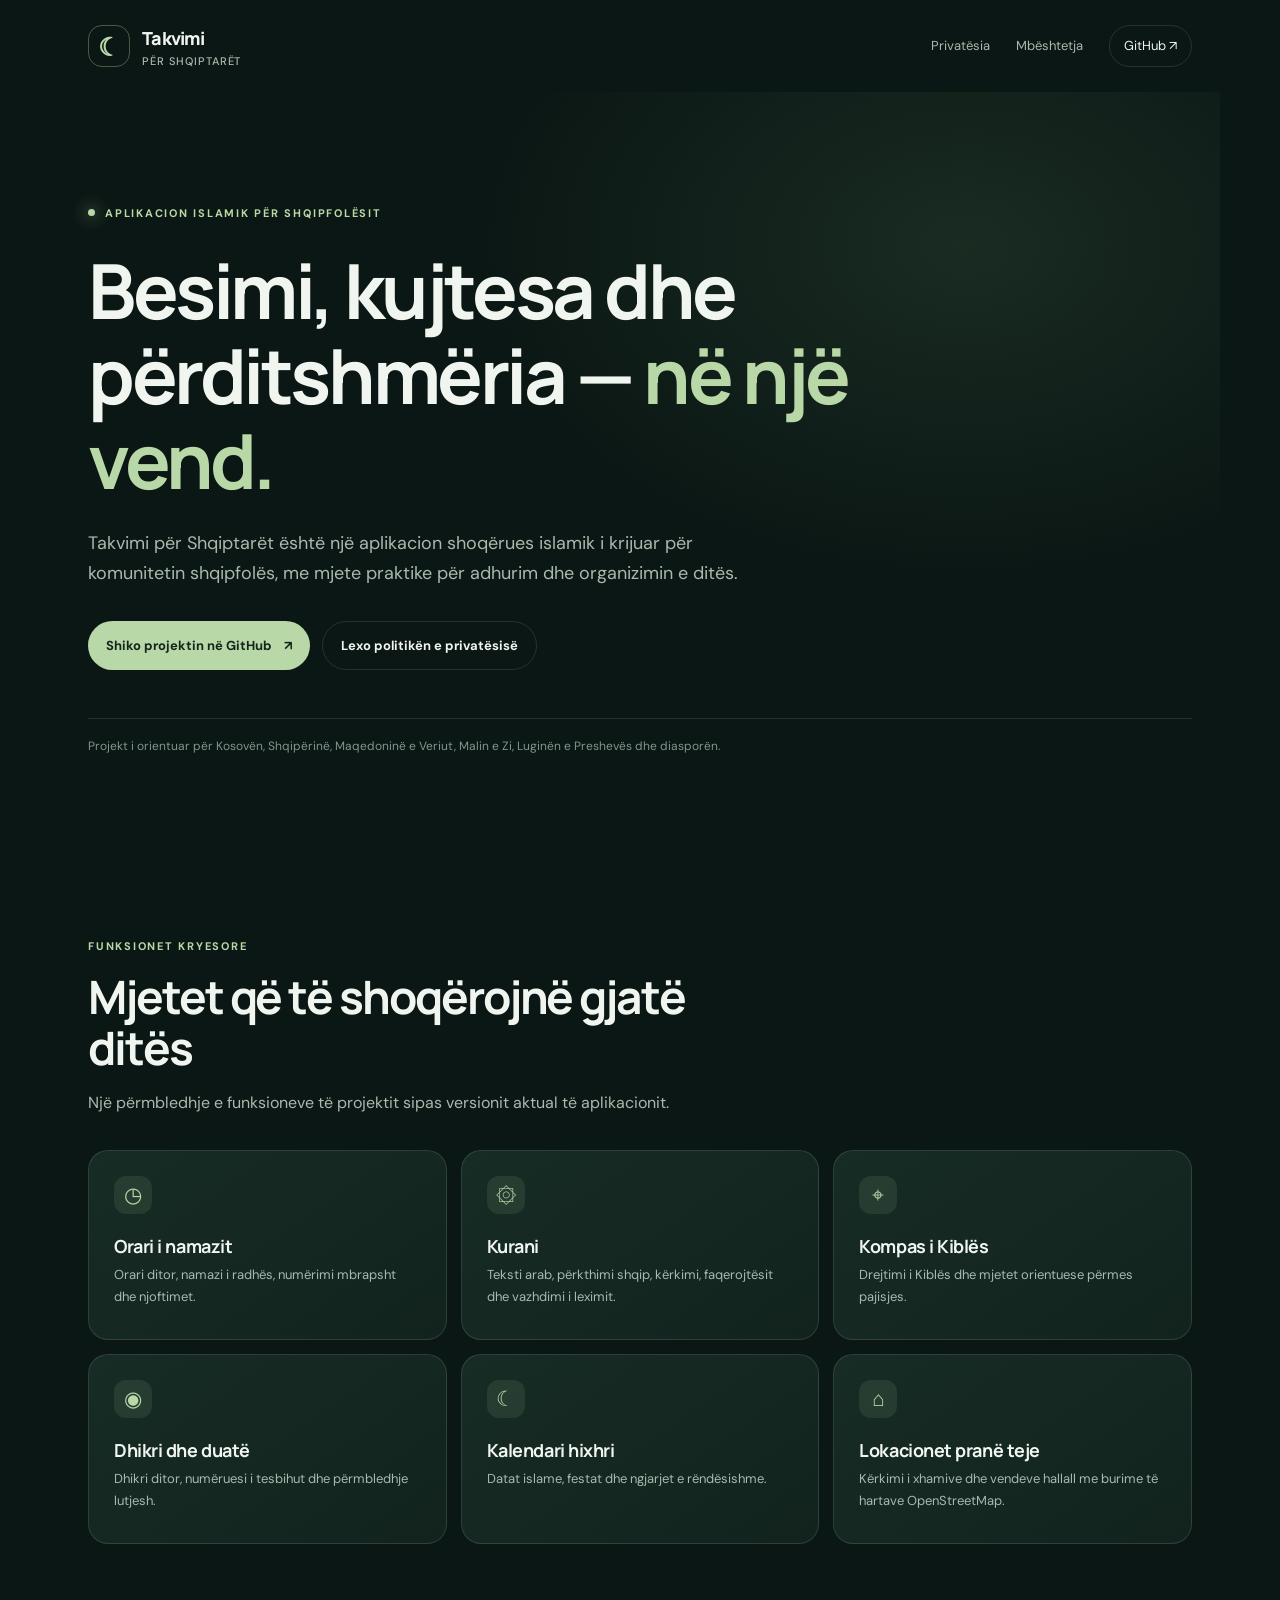
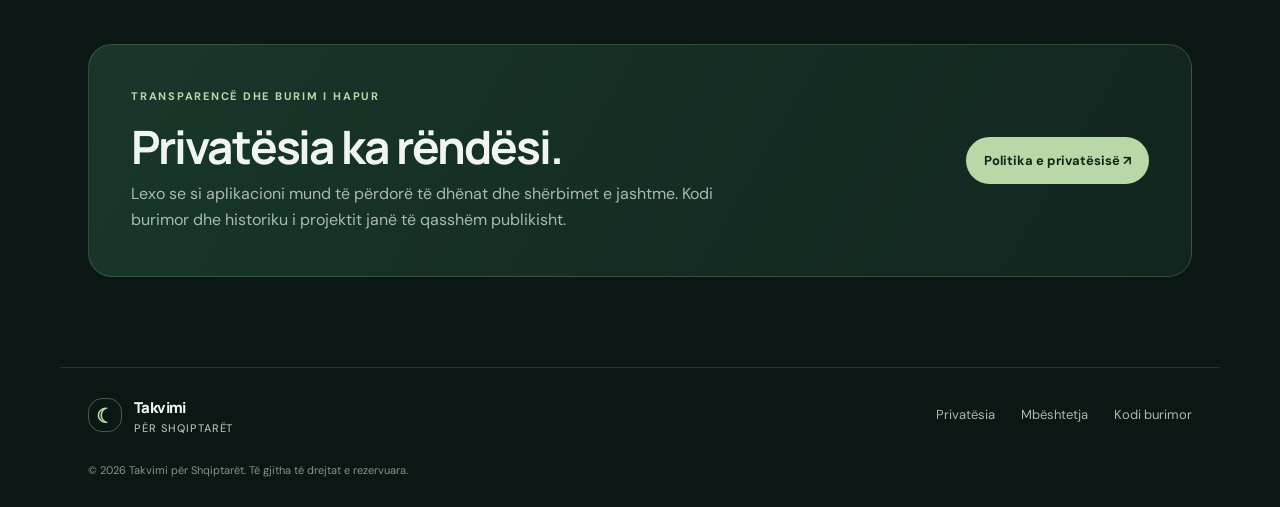
<file: docs/index.html>
<!doctype html>
<html lang="sq">
<head>
  <meta charset="utf-8">
  <meta name="viewport" content="width=device-width, initial-scale=1">
  <meta name="theme-color" content="#102b25">
  <meta name="description" content="Takvimi për Shqiptarët — aplikacion islamik për oraret e namazit, Kuranin, Kiblën, dhikrin dhe kalendarin hixhri.">
  <title>Takvimi për Shqiptarët — Faqja zyrtare</title>
  <link rel="stylesheet" href="./assets/style.css">
</head>
<body>
  <header class="site-header">
    <a class="brand" href="./" aria-label="Takvimi për Shqiptarët, faqja kryesore">
      <span class="brand-mark" aria-hidden="true">☾</span>
      <span>Takvimi <small>për Shqiptarët</small></span>
    </a>
    <nav aria-label="Navigimi kryesor">
      <a href="./privacy-policy/">Privatësia</a>
      <a href="./support/">Mbështetja</a>
      <a class="nav-cta" href="https://github.com/SokolSaitiAlb/takvimi-per-shqiptaret">GitHub ↗</a>
    </nav>
  </header>

  <main>
    <section class="hero">
      <div class="eyebrow"><span></span> Aplikacion islamik për shqipfolësit</div>
      <h1>Besimi, kujtesa dhe përditshmëria — <em>në një vend.</em></h1>
      <p class="hero-copy">Takvimi për Shqiptarët është një aplikacion shoqërues islamik i krijuar për komunitetin shqipfolës, me mjete praktike për adhurim dhe organizimin e ditës.</p>
      <div class="hero-actions">
        <a class="button button-primary" href="https://github.com/SokolSaitiAlb/takvimi-per-shqiptaret">Shiko projektin në GitHub <span>↗</span></a>
        <a class="button button-secondary" href="./privacy-policy/">Lexo politikën e privatësisë</a>
      </div>
      <div class="hero-note">Projekt i orientuar për Kosovën, Shqipërinë, Maqedoninë e Veriut, Malin e Zi, Luginën e Preshevës dhe diasporën.</div>
    </section>

    <section class="section">
      <div class="section-heading">
        <div class="eyebrow">Funksionet kryesore</div>
        <h2>Mjetet që të shoqërojnë gjatë ditës</h2>
        <p>Një përmbledhje e funksioneve të projektit sipas versionit aktual të aplikacionit.</p>
      </div>
      <div class="feature-grid">
        <article class="feature-card"><span class="feature-icon">◷</span><h3>Orari i namazit</h3><p>Orari ditor, namazi i radhës, numërimi mbrapsht dhe njoftimet.</p></article>
        <article class="feature-card"><span class="feature-icon">۞</span><h3>Kurani</h3><p>Teksti arab, përkthimi shqip, kërkimi, faqerojtësit dhe vazhdimi i leximit.</p></article>
        <article class="feature-card"><span class="feature-icon">⌖</span><h3>Kompas i Kiblës</h3><p>Drejtimi i Kiblës dhe mjetet orientuese përmes pajisjes.</p></article>
        <article class="feature-card"><span class="feature-icon">◉</span><h3>Dhikri dhe duatë</h3><p>Dhikri ditor, numëruesi i tesbihut dhe përmbledhje lutjesh.</p></article>
        <article class="feature-card"><span class="feature-icon">☾</span><h3>Kalendari hixhri</h3><p>Datat islame, festat dhe ngjarjet e rëndësishme.</p></article>
        <article class="feature-card"><span class="feature-icon">⌂</span><h3>Lokacionet pranë teje</h3><p>Kërkimi i xhamive dhe vendeve hallall me burime të hartave OpenStreetMap.</p></article>
      </div>
    </section>

    <section class="callout">
      <div><div class="eyebrow">Transparencë dhe burim i hapur</div><h2>Privatësia ka rëndësi.</h2><p>Lexo se si aplikacioni mund të përdorë të dhënat dhe shërbimet e jashtme. Kodi burimor dhe historiku i projektit janë të qasshëm publikisht.</p></div>
      <a class="button button-light" href="./privacy-policy/">Politika e privatësisë ↗</a>
    </section>
  </main>

  <footer class="site-footer">
    <a class="brand footer-brand" href="./"><span class="brand-mark">☾</span><span>Takvimi <small>për Shqiptarët</small></span></a>
    <div class="footer-links"><a href="./privacy-policy/">Privatësia</a><a href="./support/">Mbështetja</a><a href="https://github.com/SokolSaitiAlb/takvimi-per-shqiptaret">Kodi burimor</a></div>
    <p>© 2026 Takvimi për Shqiptarët. Të gjitha të drejtat e rezervuara.</p>
  </footer>
</body>
</html>
</file>
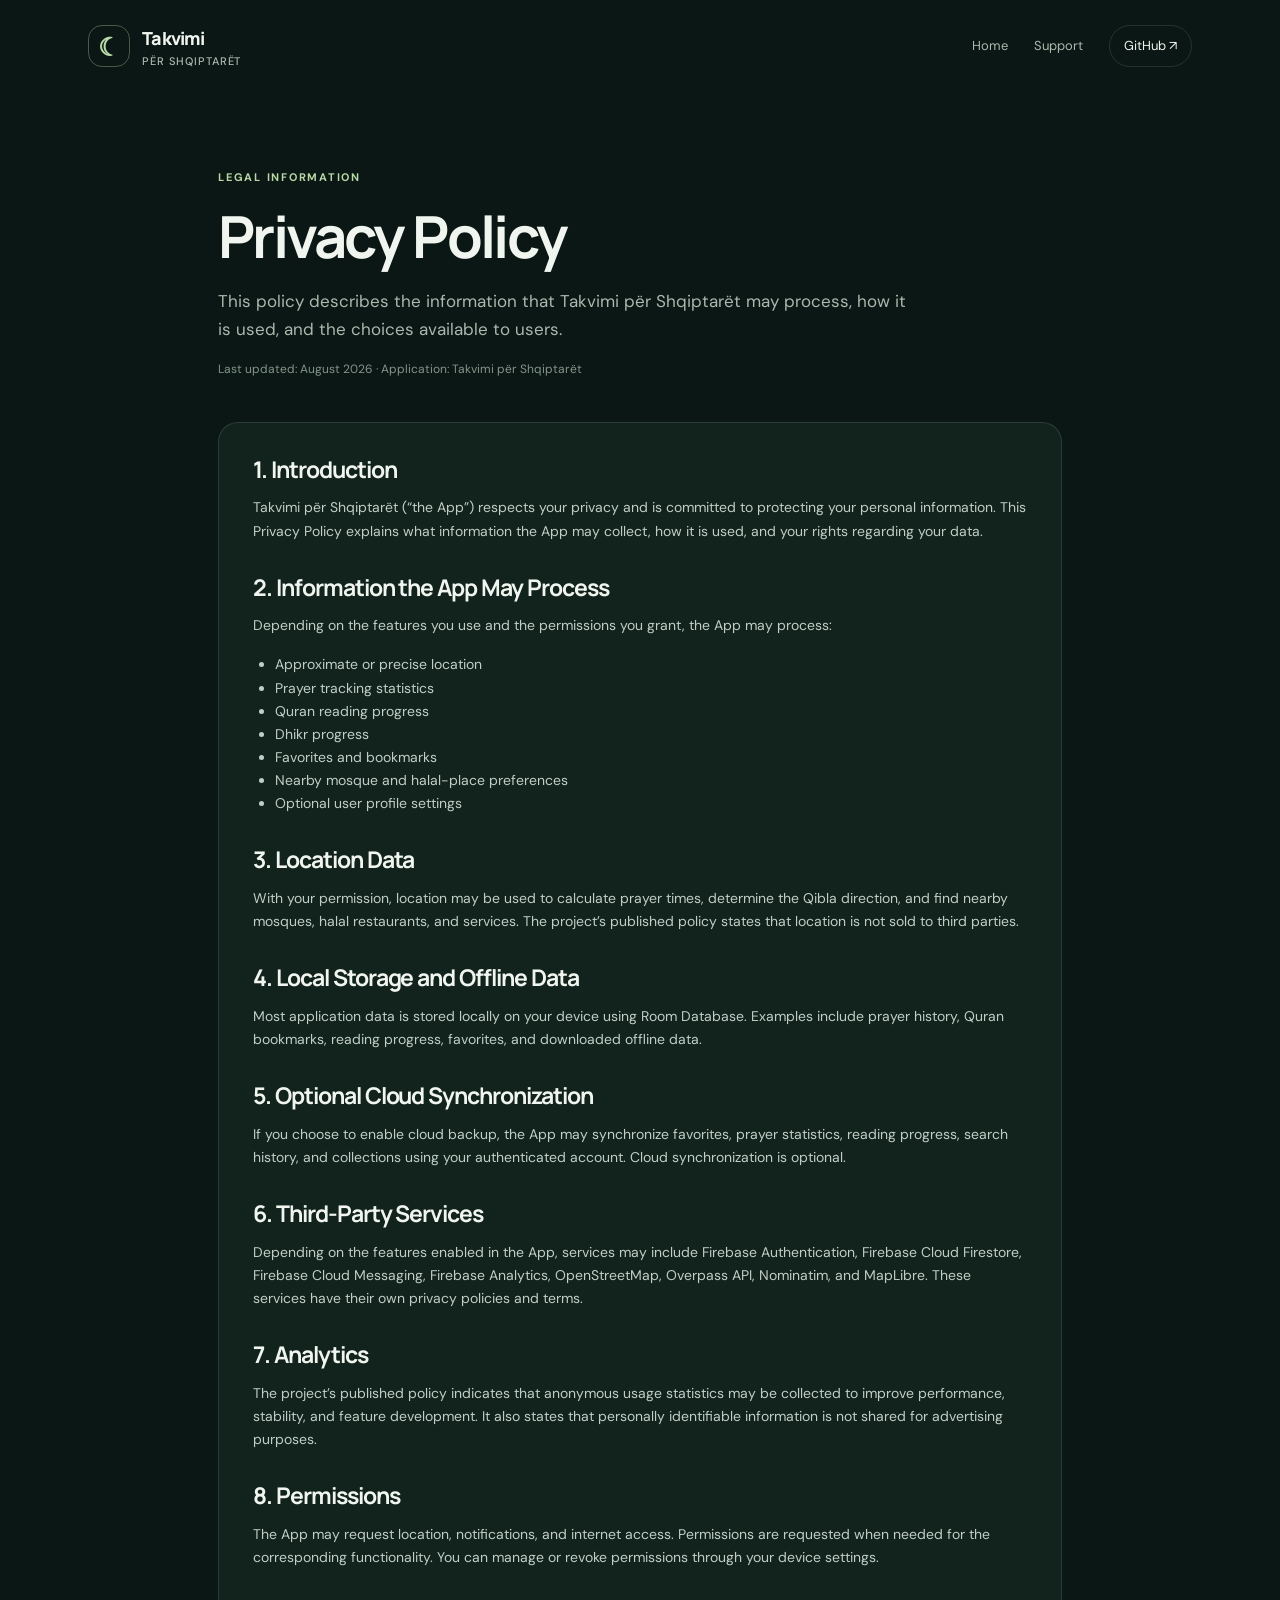
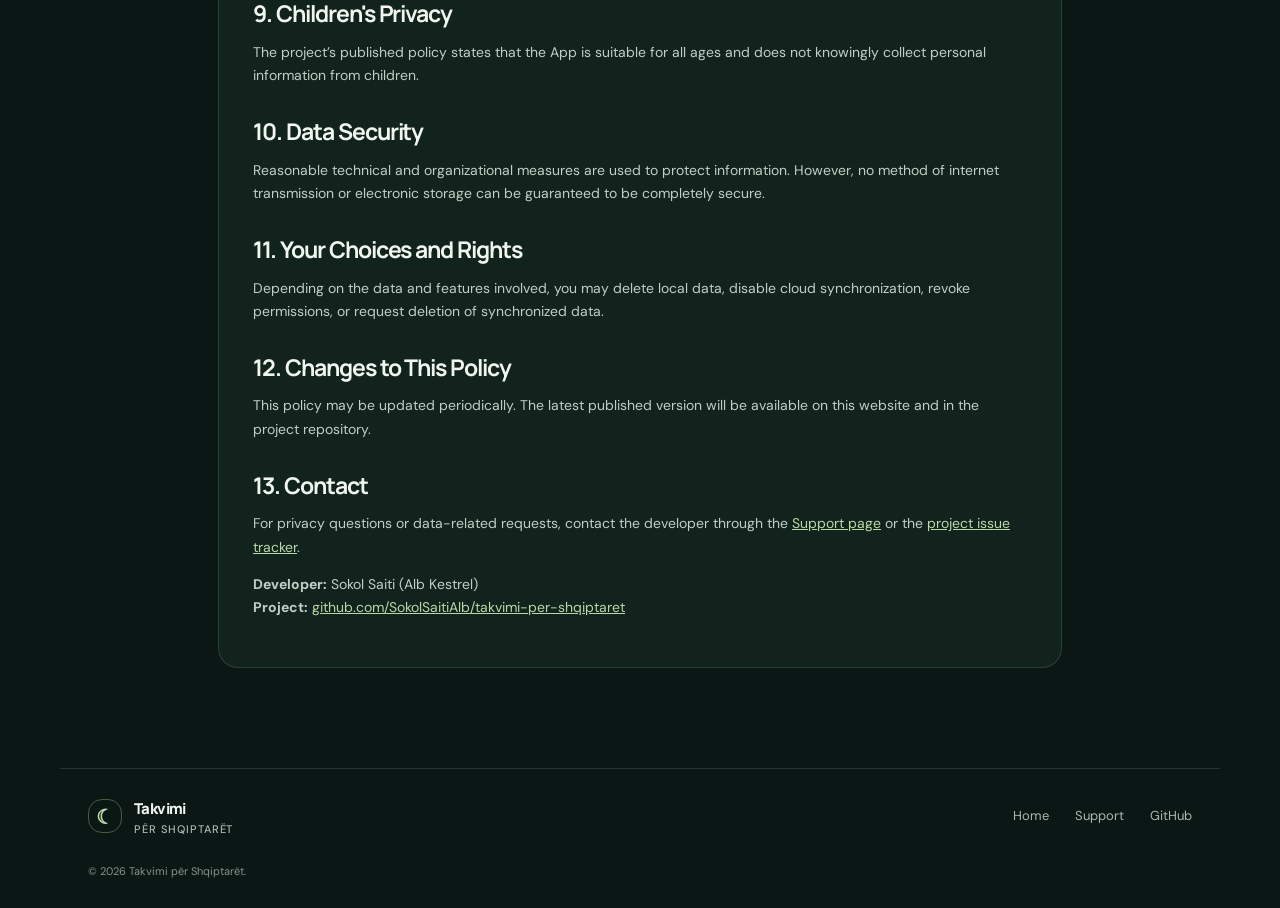
<file: docs/privacy-policy/index.html>
<!doctype html>
<html lang="en">
<head>
  <meta charset="utf-8">
  <meta name="viewport" content="width=device-width, initial-scale=1">
  <meta name="theme-color" content="#102b25">
  <meta name="description" content="Privacy Policy for Takvimi për Shqiptarët.">
  <title>Privacy Policy — Takvimi për Shqiptarët</title>
  <link rel="stylesheet" href="../assets/style.css">
</head>
<body>
  <header class="site-header">
    <a class="brand" href="../"><span class="brand-mark">☾</span><span>Takvimi <small>për Shqiptarët</small></span></a>
    <nav aria-label="Main navigation"><a href="../">Home</a><a href="../support/">Support</a><a class="nav-cta" href="https://github.com/SokolSaitiAlb/takvimi-per-shqiptaret">GitHub ↗</a></nav>
  </header>
  <main class="page-main">
    <div class="eyebrow">Legal information</div>
    <h1>Privacy Policy</h1>
    <p class="page-intro">This policy describes the information that Takvimi për Shqiptarët may process, how it is used, and the choices available to users.</p>
    <p class="meta">Last updated: August 2026 · Application: Takvimi për Shqiptarët</p>
    <article class="prose">
      <h2>1. Introduction</h2>
      <p>Takvimi për Shqiptarët (“the App”) respects your privacy and is committed to protecting your personal information. This Privacy Policy explains what information the App may collect, how it is used, and your rights regarding your data.</p>

      <h2>2. Information the App May Process</h2>
      <p>Depending on the features you use and the permissions you grant, the App may process:</p>
      <ul><li>Approximate or precise location</li><li>Prayer tracking statistics</li><li>Quran reading progress</li><li>Dhikr progress</li><li>Favorites and bookmarks</li><li>Nearby mosque and halal-place preferences</li><li>Optional user profile settings</li></ul>

      <h2>3. Location Data</h2>
      <p>With your permission, location may be used to calculate prayer times, determine the Qibla direction, and find nearby mosques, halal restaurants, and services. The project’s published policy states that location is not sold to third parties.</p>

      <h2>4. Local Storage and Offline Data</h2>
      <p>Most application data is stored locally on your device using Room Database. Examples include prayer history, Quran bookmarks, reading progress, favorites, and downloaded offline data.</p>

      <h2>5. Optional Cloud Synchronization</h2>
      <p>If you choose to enable cloud backup, the App may synchronize favorites, prayer statistics, reading progress, search history, and collections using your authenticated account. Cloud synchronization is optional.</p>

      <h2>6. Third-Party Services</h2>
      <p>Depending on the features enabled in the App, services may include Firebase Authentication, Firebase Cloud Firestore, Firebase Cloud Messaging, Firebase Analytics, OpenStreetMap, Overpass API, Nominatim, and MapLibre. These services have their own privacy policies and terms.</p>

      <h2>7. Analytics</h2>
      <p>The project’s published policy indicates that anonymous usage statistics may be collected to improve performance, stability, and feature development. It also states that personally identifiable information is not shared for advertising purposes.</p>

      <h2>8. Permissions</h2>
      <p>The App may request location, notifications, and internet access. Permissions are requested when needed for the corresponding functionality. You can manage or revoke permissions through your device settings.</p>

      <h2>9. Children's Privacy</h2>
      <p>The project’s published policy states that the App is suitable for all ages and does not knowingly collect personal information from children.</p>

      <h2>10. Data Security</h2>
      <p>Reasonable technical and organizational measures are used to protect information. However, no method of internet transmission or electronic storage can be guaranteed to be completely secure.</p>

      <h2>11. Your Choices and Rights</h2>
      <p>Depending on the data and features involved, you may delete local data, disable cloud synchronization, revoke permissions, or request deletion of synchronized data.</p>

      <h2>12. Changes to This Policy</h2>
      <p>This policy may be updated periodically. The latest published version will be available on this website and in the project repository.</p>

      <h2>13. Contact</h2>
      <p>For privacy questions or data-related requests, contact the developer through the <a href="../support/">Support page</a> or the <a href="https://github.com/SokolSaitiAlb/takvimi-per-shqiptaret/issues">project issue tracker</a>.</p>
      <p><strong>Developer:</strong> Sokol Saiti (Alb Kestrel)<br><strong>Project:</strong> <a href="https://github.com/SokolSaitiAlb/takvimi-per-shqiptaret">github.com/SokolSaitiAlb/takvimi-per-shqiptaret</a></p>
    </article>
  </main>
  <footer class="site-footer"><a class="brand footer-brand" href="../"><span class="brand-mark">☾</span><span>Takvimi <small>për Shqiptarët</small></span></a><div class="footer-links"><a href="../">Home</a><a href="../support/">Support</a><a href="https://github.com/SokolSaitiAlb/takvimi-per-shqiptaret">GitHub</a></div><p>© 2026 Takvimi për Shqiptarët.</p></footer>
</body>
</html>
</file>
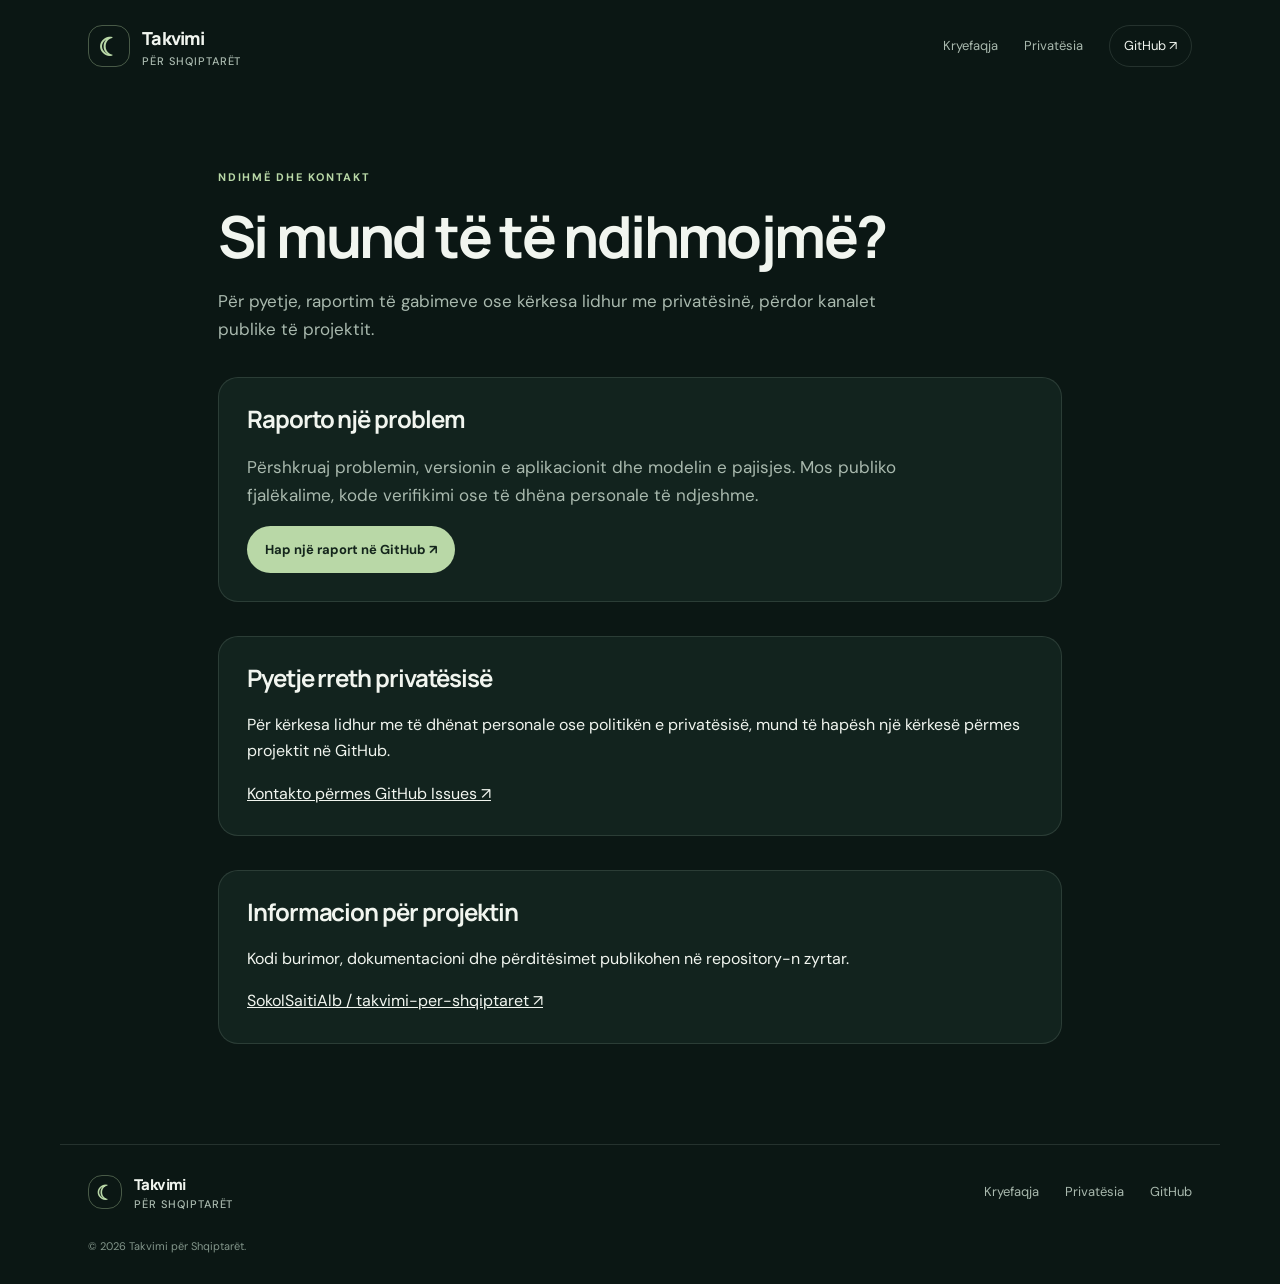
<file: docs/support/index.html>
<!doctype html>
<html lang="sq">
<head>
  <meta charset="utf-8">
  <meta name="viewport" content="width=device-width, initial-scale=1">
  <meta name="theme-color" content="#102b25">
  <meta name="description" content="Mbështetja dhe raportimi i problemeve për Takvimi për Shqiptarët.">
  <title>Mbështetja — Takvimi për Shqiptarët</title>
  <link rel="stylesheet" href="../assets/style.css">
</head>
<body>
  <header class="site-header">
    <a class="brand" href="../"><span class="brand-mark">☾</span><span>Takvimi <small>për Shqiptarët</small></span></a>
    <nav aria-label="Navigimi kryesor"><a href="../">Kryefaqja</a><a href="../privacy-policy/">Privatësia</a><a class="nav-cta" href="https://github.com/SokolSaitiAlb/takvimi-per-shqiptaret">GitHub ↗</a></nav>
  </header>
  <main class="page-main">
    <div class="eyebrow">Ndihmë dhe kontakt</div>
    <h1>Si mund të të ndihmojmë?</h1>
    <p class="page-intro">Për pyetje, raportim të gabimeve ose kërkesa lidhur me privatësinë, përdor kanalet publike të projektit.</p>
    <section class="support-card">
      <h2>Raporto një problem</h2>
      <p class="page-intro">Përshkruaj problemin, versionin e aplikacionit dhe modelin e pajisjes. Mos publiko fjalëkalime, kode verifikimi ose të dhëna personale të ndjeshme.</p>
      <a class="button button-primary" href="https://github.com/SokolSaitiAlb/takvimi-per-shqiptaret/issues">Hap një raport në GitHub ↗</a>
    </section>
    <section class="support-card">
      <h2>Pyetje rreth privatësisë</h2>
      <p>Për kërkesa lidhur me të dhënat personale ose politikën e privatësisë, mund të hapësh një kërkesë përmes projektit në GitHub.</p>
      <a href="https://github.com/SokolSaitiAlb/takvimi-per-shqiptaret/issues">Kontakto përmes GitHub Issues ↗</a>
    </section>
    <section class="support-card">
      <h2>Informacion për projektin</h2>
      <p>Kodi burimor, dokumentacioni dhe përditësimet publikohen në repository-n zyrtar.</p>
      <a href="https://github.com/SokolSaitiAlb/takvimi-per-shqiptaret">SokolSaitiAlb / takvimi-per-shqiptaret ↗</a>
    </section>
  </main>
  <footer class="site-footer"><a class="brand footer-brand" href="../"><span class="brand-mark">☾</span><span>Takvimi <small>për Shqiptarët</small></span></a><div class="footer-links"><a href="../">Kryefaqja</a><a href="../privacy-policy/">Privatësia</a><a href="https://github.com/SokolSaitiAlb/takvimi-per-shqiptaret">GitHub</a></div><p>© 2026 Takvimi për Shqiptarët.</p></footer>
</body>
</html>
</file>
<file: docs/assets/style.css>
@import url('https://fonts.googleapis.com/css2?family=DM+Sans:wght@400;500;600;700&family=Manrope:wght@400;500;600;700;800&display=swap');
:root{color-scheme:dark;--bg:#0b1714;--surface:#12231e;--surface2:#172c25;--text:#f1f5ef;--muted:#a9b9ae;--line:rgba(220,240,226,.12);--accent:#b9d8a7;--accent-dark:#173a2c}
*{box-sizing:border-box}
html{scroll-behavior:smooth}
body{margin:0;background:var(--bg);color:var(--text);font-family:"DM Sans",sans-serif;line-height:1.65}
a{color:inherit}
.site-header{max-width:1160px;margin:auto;padding:24px 28px;display:flex;align-items:center;justify-content:space-between;gap:24px}
.brand{display:inline-flex;align-items:center;gap:12px;text-decoration:none;font-family:Manrope,sans-serif;font-weight:800;letter-spacing:-.04em;font-size:18px}
.brand small{display:block;color:var(--muted);font:500 11px "DM Sans",sans-serif;letter-spacing:.08em;text-transform:uppercase}
.brand-mark{display:grid;place-items:center;width:42px;height:42px;border:1px solid rgba(185,216,167,.35);border-radius:14px;color:var(--accent);font-size:25px}
nav,.footer-links{display:flex;align-items:center;gap:26px}
nav a,.footer-links a{color:var(--muted);font-size:13px;text-decoration:none}
nav a:hover,.footer-links a:hover{color:var(--text)}
nav .nav-cta{padding:9px 14px;border:1px solid var(--line);border-radius:999px;color:var(--text)}
.hero{max-width:1160px;margin:0 auto;padding:112px 28px 104px;background:radial-gradient(ellipse at 78% 20%,rgba(96,145,102,.17),transparent 38%)}
.eyebrow{display:flex;align-items:center;gap:10px;color:var(--accent);font-size:11px;font-weight:700;letter-spacing:.16em;text-transform:uppercase}
.eyebrow span{width:7px;height:7px;border-radius:50%;background:var(--accent);box-shadow:0 0 16px var(--accent)}
h1,h2,h3{font-family:Manrope,sans-serif;line-height:1.12;letter-spacing:-.045em}
h1{max-width:820px;margin:26px 0;font-size:clamp(42px,7vw,76px);font-weight:700}
h1 em{color:var(--accent);font-style:normal}
.hero-copy{max-width:660px;color:var(--muted);font-size:18px}
.hero-actions{display:flex;flex-wrap:wrap;gap:12px;margin-top:32px}
.button{display:inline-flex;align-items:center;gap:12px;padding:13px 18px;border-radius:999px;text-decoration:none;font-size:13px;font-weight:700;transition:transform .2s,background .2s}
.button:hover{transform:translateY(-2px)}
.button-primary{background:var(--accent);color:#14251c}
.button-secondary{border:1px solid var(--line);color:var(--text)}
.hero-note{margin-top:48px;padding-top:18px;border-top:1px solid var(--line);color:#82958a;font-size:12px}
.section{max-width:1160px;margin:auto;padding:76px 28px 100px}
.section-heading{max-width:620px;margin-bottom:34px}
.section-heading h2,.callout h2{font-size:clamp(30px,4vw,46px);margin:16px 0}
.section-heading p,.callout p{color:var(--muted)}
.feature-grid{display:grid;grid-template-columns:repeat(3,1fr);gap:14px}
.feature-card{min-height:190px;padding:25px;border:1px solid var(--line);border-radius:20px;background:linear-gradient(145deg,var(--surface2),var(--surface))}
.feature-icon{display:grid;place-items:center;width:38px;height:38px;border-radius:12px;background:rgba(185,216,167,.1);color:var(--accent);font-size:21px}
.feature-card h3{margin:22px 0 8px;font-size:18px;letter-spacing:-.025em}
.feature-card p{margin:0;color:var(--muted);font-size:13px}
.callout{max-width:1104px;margin:0 auto 90px;padding:42px;display:flex;align-items:center;justify-content:space-between;gap:28px;border:1px solid rgba(185,216,167,.2);border-radius:24px;background:linear-gradient(120deg,#18372a,#12251e)}
.callout>div{max-width:610px}
.callout h2{margin-bottom:8px}
.callout p{margin:0}
.button-light{flex-shrink:0;background:var(--accent);color:#14251c}
.site-footer{max-width:1160px;margin:auto;padding:28px;border-top:1px solid var(--line);display:flex;align-items:center;justify-content:space-between;gap:22px;flex-wrap:wrap}
.site-footer p{width:100%;margin:4px 0 0;color:#82958a;font-size:11px}
.footer-brand{font-size:15px}
.footer-brand .brand-mark{width:34px;height:34px;font-size:20px}
.page-main{max-width:900px;min-height:65vh;margin:auto;padding:76px 28px 100px}
.page-main h1{font-size:clamp(38px,6vw,58px);margin:18px 0}
.page-intro{max-width:700px;color:var(--muted);font-size:17px}
.prose{margin-top:42px;padding:34px;border:1px solid var(--line);border-radius:20px;background:var(--surface)}
.prose h2{margin:32px 0 10px;font-size:23px}
.prose h2:first-child{margin-top:0}
.prose h3{font-size:17px;margin:24px 0 8px}
.prose p,.prose li{color:#c2cec5;font-size:14px}
.prose ul{padding-left:22px}
.prose a{color:var(--accent)}
.meta{color:#82958a;font-size:12px}
.support-card{margin-top:34px;padding:28px;border:1px solid var(--line);border-radius:20px;background:var(--surface)}
.support-card h2{margin-top:0}
@media(max-width:760px){.site-header{align-items:flex-start;flex-direction:column}.site-header nav{width:100%;gap:18px;flex-wrap:wrap}.hero{padding-top:76px;padding-bottom:70px}.feature-grid{grid-template-columns:1fr 1fr}.callout{margin:0 18px 60px;padding:28px;align-items:flex-start;flex-direction:column}.site-footer{align-items:flex-start;flex-direction:column}.footer-links{flex-wrap:wrap}}
@media(max-width:480px){.feature-grid{grid-template-columns:1fr}.hero-copy{font-size:16px}.prose{padding:22px}.page-main{padding-top:54px}}
@media(prefers-reduced-motion:reduce){html{scroll-behavior:auto}*,*::before,*::after{transition:none!important}}
</file>
